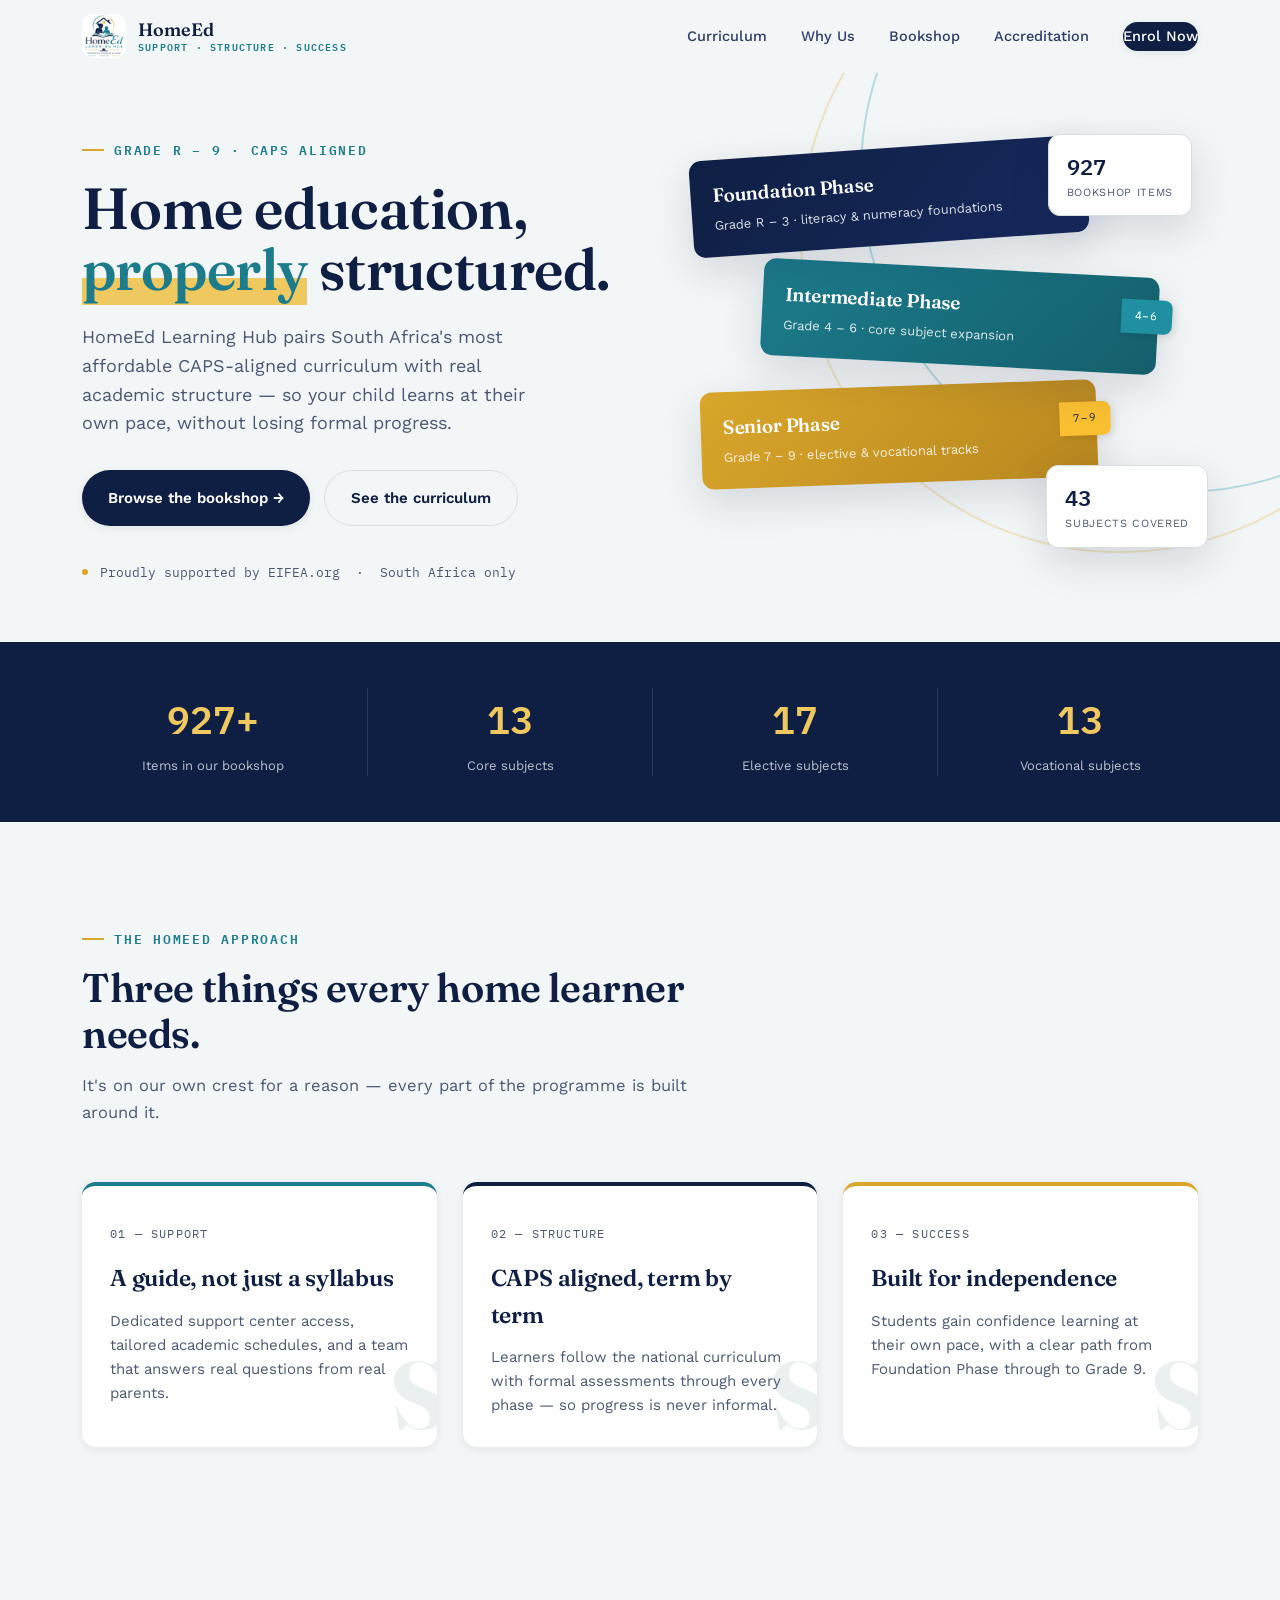
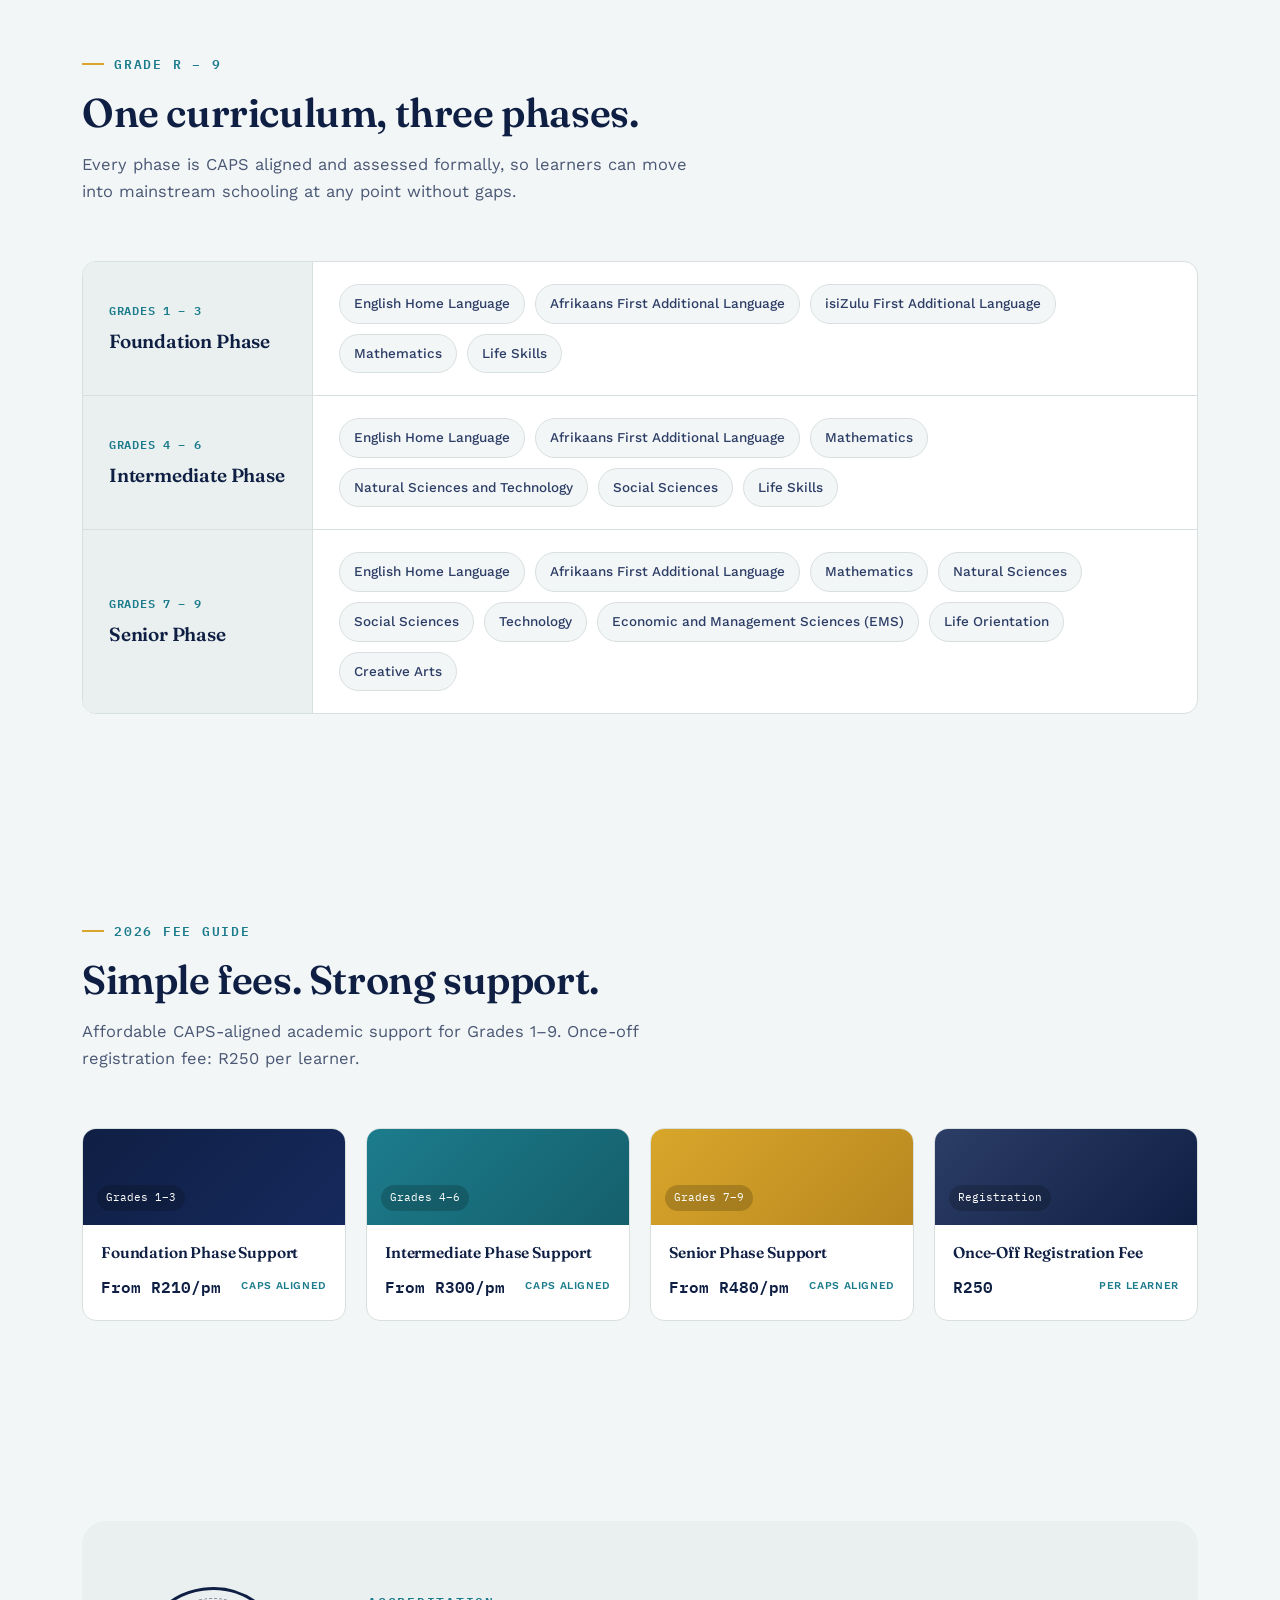
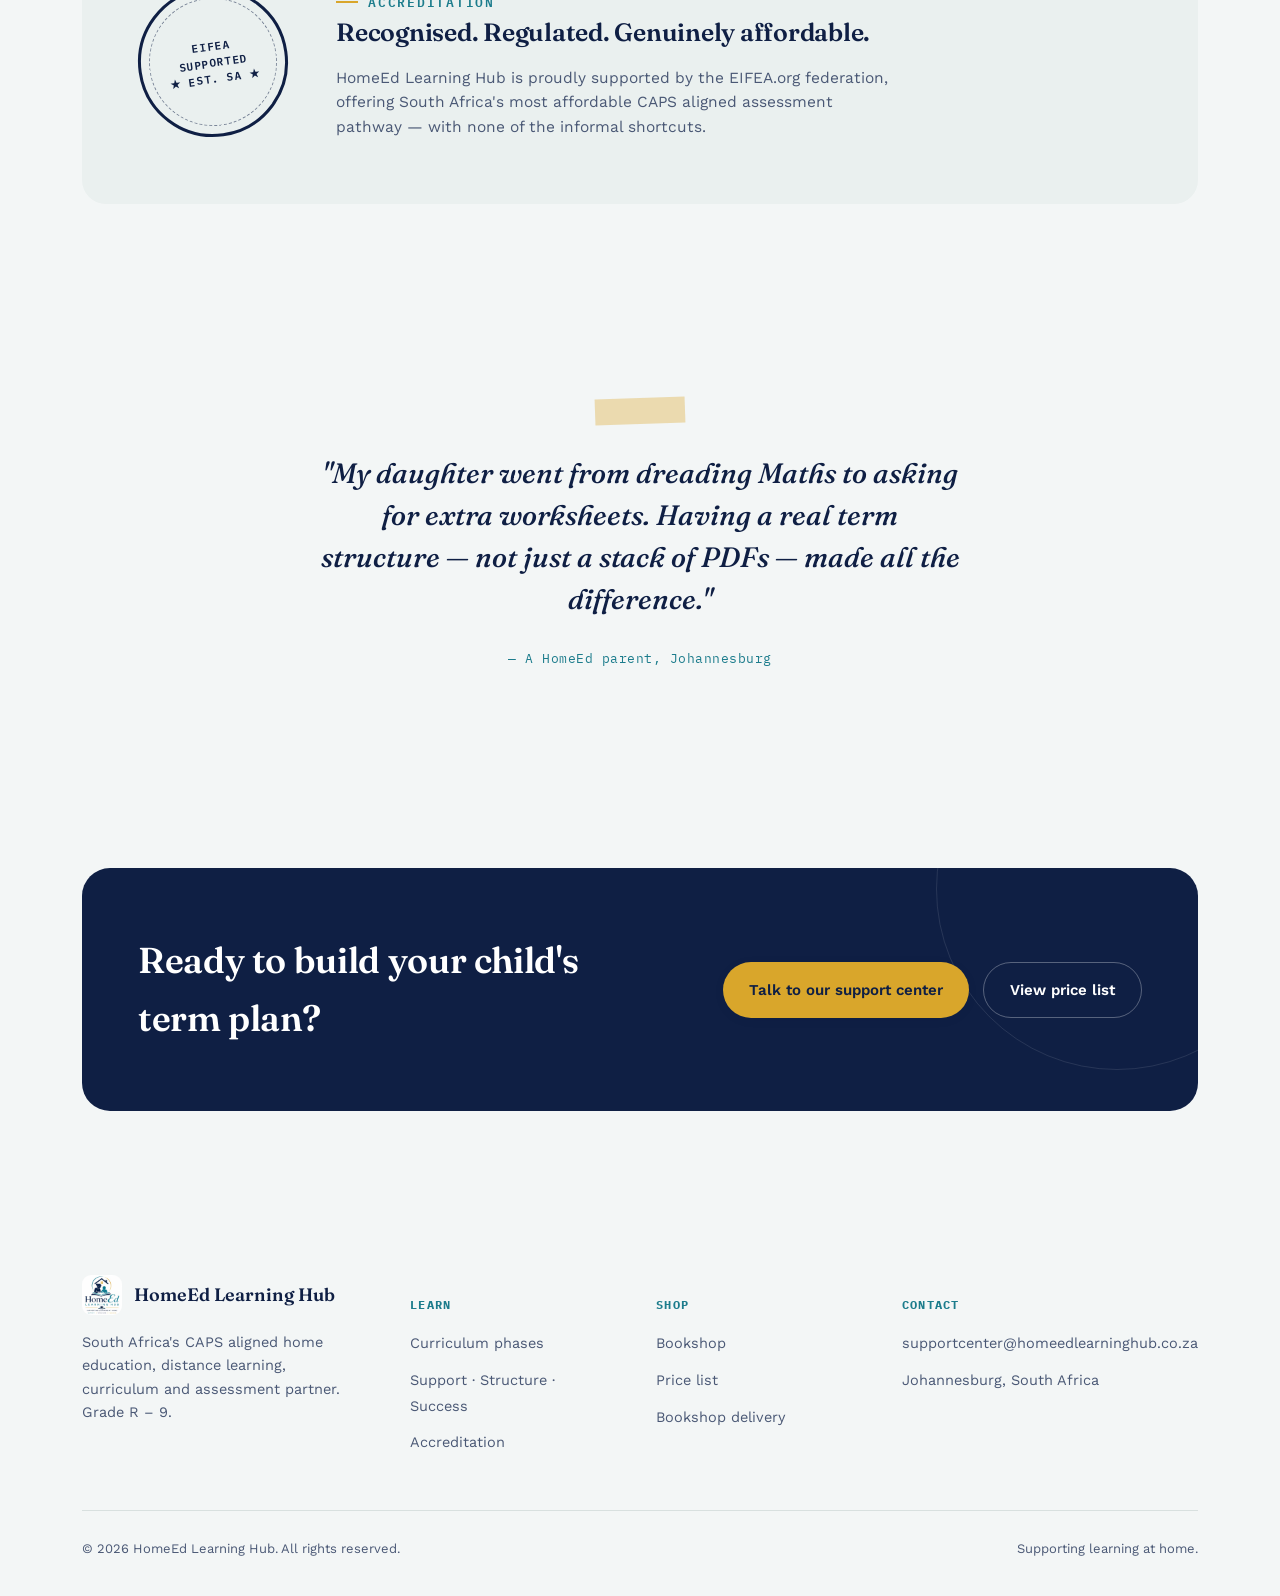
<file: index.html>
<!DOCTYPE html>
<html lang="en">
<head>
<meta charset="UTF-8">
<meta name="viewport" content="width=device-width, initial-scale=1.0">
<title>HomeEd Learning Hub — Supporting Learning at Home</title>
<meta name="description" content="HomeEd Learning Hub — South Africa's CAPS aligned home education, curriculum and assessment partner. Support, Structure, Success.">
<link rel="preconnect" href="https://fonts.googleapis.com">
<link rel="preconnect" href="https://fonts.gstatic.com" crossorigin>
<link rel="stylesheet" href="homeed.css">
<link href="https://fonts.googleapis.com/css2?family=Fraunces:opsz,wght@9..144,400;9..144,500;9..144,600;9..144,700&family=Work+Sans:wght@400;500;600;700&family=IBM+Plex+Mono:wght@500;600&display=swap" rel="stylesheet">
</head>
<body>

<header id="siteHeader">
  <nav>
    <a href="#top" class="brand">
      <img src="[data-uri]" alt="HomeEd Learning Hub logo">
      <span class="brand-name">HomeEd<span>SUPPORT · STRUCTURE · SUCCESS</span></span>
    </a>
    <ul class="nav-links" id="navLinks">
      <li><a href="#curriculum">Curriculum</a></li>
      <li><a href="#pillars">Why Us</a></li>
      <li><a href="#bookshop">Bookshop</a></li>
      <li><a href="#trust">Accreditation</a></li>
      <li><a href="enroll.html" class="nav-cta">Enrol Now</a></li>
    </ul>
    <button class="burger" id="burger" aria-label="Toggle menu" aria-expanded="false">
      <span></span><span></span><span></span>
    </button>
  </nav>
</header>

<main id="top">

  <!-- HERO -->
  <section class="hero" style="padding-top:60px;">
    <div class="hero-bg-arc"></div>
    <div class="hero-bg-arc two"></div>
    <div class="wrap hero-grid">
      <div>
        <span class="eyebrow reveal in-view">GRADE R – 9 · CAPS ALIGNED</span>
        <h1 class="reveal in-view reveal-delay-1">Home education, <em>properly</em> structured.</h1>
        <p class="lead reveal in-view reveal-delay-2">HomeEd Learning Hub pairs South Africa's most affordable CAPS-aligned curriculum with real academic structure — so your child learns at their own pace, without losing formal progress.</p>
        <div class="hero-ctas reveal in-view reveal-delay-3">
          <a href="#bookshop" class="btn btn-primary">Browse the bookshop →</a>
          <a href="#curriculum" class="btn btn-ghost">See the curriculum</a>
        </div>
        <div class="hero-trust reveal in-view reveal-delay-4">
          <span class="dot"></span> Proudly supported by EIFEA.org &nbsp;·&nbsp; South Africa only
        </div>
      </div>

      <div class="book-visual reveal in-view reveal-delay-2">
        <div class="book-card book-1">
          <h4>Foundation Phase</h4>
          <p>Grade R – 3 · literacy & numeracy foundations</p>
          <div class="tab" style="background:var(--navy);">R–3</div>
        </div>
        <div class="book-card book-2">
          <h4>Intermediate Phase</h4>
          <p>Grade 4 – 6 · core subject expansion</p>
          <div class="tab" style="background:var(--teal);">4–6</div>
        </div>
        <div class="book-card book-3">
          <h4>Senior Phase</h4>
          <p>Grade 7 – 9 · elective & vocational tracks</p>
          <div class="tab" style="background:var(--gold);color:var(--navy);">7–9</div>
        </div>
        <div class="stat-chip chip-1">
          <div class="num" data-count="927">0</div>
          <div class="lbl">Bookshop items</div>
        </div>
        <div class="stat-chip chip-2">
          <div class="num" data-count="43">0</div>
          <div class="lbl">Subjects covered</div>
        </div>
      </div>
    </div>
  </section>

  <!-- STAT STRIP -->
  <div class="stat-strip">
    <div class="wrap">
      <div class="stat-item">
        <div class="num"><span data-count="927">0</span>+</div>
        <div class="lbl">Items in our bookshop</div>
      </div>
      <div class="stat-item">
        <div class="num"><span data-count="13">0</span></div>
        <div class="lbl">Core subjects</div>
      </div>
      <div class="stat-item">
        <div class="num"><span data-count="17">0</span></div>
        <div class="lbl">Elective subjects</div>
      </div>
      <div class="stat-item">
        <div class="num"><span data-count="13">0</span></div>
        <div class="lbl">Vocational subjects</div>
      </div>
    </div>
  </div>

  <!-- PILLARS -->
  <section id="pillars">
    <div class="wrap">
      <div class="sec-head reveal">
        <span class="eyebrow">The HomeEd approach</span>
        <h2>Three things every home learner needs.</h2>
        <p>It's on our own crest for a reason — every part of the programme is built around it.</p>
      </div>
      <div class="pillars">
        <div class="pillar reveal reveal-delay-1">
          <span class="idx">01 — SUPPORT</span>
          <h3>A guide, not just a syllabus</h3>
          <p>Dedicated support center access, tailored academic schedules, and a team that answers real questions from real parents.</p>
          <span class="glyph">S</span>
        </div>
        <div class="pillar reveal reveal-delay-2">
          <span class="idx">02 — STRUCTURE</span>
          <h3>CAPS aligned, term by term</h3>
          <p>Learners follow the national curriculum with formal assessments through every phase — so progress is never informal.</p>
          <span class="glyph">S</span>
        </div>
        <div class="pillar reveal reveal-delay-3">
          <span class="idx">03 — SUCCESS</span>
          <h3>Built for independence</h3>
          <p>Students gain confidence learning at their own pace, with a clear path from Foundation Phase through to Grade 9.</p>
          <span class="glyph">S</span>
        </div>
      </div>
    </div>
  </section>

  <!-- CURRICULUM -->
  <!-- CURRICULUM -->
  <section id="curriculum">
    <div class="wrap">
      <div class="sec-head reveal">
        <span class="eyebrow">Grade R – 9</span>
        <h2>One curriculum, three phases.</h2>
        <p>Every phase is CAPS aligned and assessed formally, so learners can move into mainstream schooling at any point without gaps.</p>
      </div>
      <div class="phase-table reveal">
        <div class="phase-row">
          <div class="phase-label">
            <span class="grade">GRADES 1 – 3</span>
            <h4>Foundation Phase</h4>
          </div>
          <div class="phase-subjects">
            <span class="subject-chip">English Home Language</span>
            <span class="subject-chip">Afrikaans First Additional Language</span>
            <span class="subject-chip">isiZulu First Additional Language</span>
            <span class="subject-chip">Mathematics</span>
            <span class="subject-chip">Life Skills</span>
          </div>
        </div>
        <div class="phase-row">
          <div class="phase-label">
            <span class="grade">GRADES 4 – 6</span>
            <h4>Intermediate Phase</h4>
          </div>
          <div class="phase-subjects">
            <span class="subject-chip">English Home Language</span>
            <span class="subject-chip">Afrikaans First Additional Language</span>
            <span class="subject-chip">Mathematics</span>
            <span class="subject-chip">Natural Sciences and Technology</span>
            <span class="subject-chip">Social Sciences</span>
            <span class="subject-chip">Life Skills</span>
          </div>
        </div>
        <div class="phase-row">
          <div class="phase-label">
            <span class="grade">GRADES 7 – 9</span>
            <h4>Senior Phase</h4>
          </div>
          <div class="phase-subjects">
            <span class="subject-chip">English Home Language</span>
            <span class="subject-chip">Afrikaans First Additional Language</span>
            <span class="subject-chip">Mathematics</span>
            <span class="subject-chip">Natural Sciences</span>
            <span class="subject-chip">Social Sciences</span>
            <span class="subject-chip">Technology</span>
            <span class="subject-chip">Economic and Management Sciences (EMS)</span>
            <span class="subject-chip">Life Orientation</span>
            <span class="subject-chip">Creative Arts</span>
          </div>
        </div>
      </div>
    </div>
  </section>

  <!-- BOOKSHOP -->
 <section id="bookshop">
    <div class="wrap">
      <div class="sec-head reveal">
        <span class="eyebrow">2026 Fee Guide</span>
        <h2>Simple fees. Strong support.</h2>
        <p>Affordable CAPS-aligned academic support for Grades 1–9. Once-off registration fee: R250 per learner.</p>
      </div>
      <div class="shop-scroller">
        <div class="shop-card reveal reveal-delay-1">
          <div class="shop-spine" style="background:linear-gradient(135deg,var(--navy),var(--navy-2));"><span>Grades 1–3</span></div>
          <div class="shop-body">
            <h4>Foundation Phase Support</h4>
            <div class="shop-meta">
              <span class="shop-price">From R210/pm</span>
              <span class="shop-tag">CAPS Aligned</span>
            </div>
          </div>
        </div>
        <div class="shop-card reveal reveal-delay-2">
          <div class="shop-spine" style="background:linear-gradient(135deg,var(--teal),#155f6c);"><span>Grades 4–6</span></div>
          <div class="shop-body">
            <h4>Intermediate Phase Support</h4>
            <div class="shop-meta">
              <span class="shop-price">From R300/pm</span>
              <span class="shop-tag">CAPS Aligned</span>
            </div>
          </div>
        </div>
        <div class="shop-card reveal reveal-delay-3">
          <div class="shop-spine" style="background:linear-gradient(135deg,var(--gold),#B8871F);"><span>Grades 7–9</span></div>
          <div class="shop-body">
            <h4>Senior Phase Support</h4>
            <div class="shop-meta">
              <span class="shop-price">From R480/pm</span>
              <span class="shop-tag">CAPS Aligned</span>
            </div>
          </div>
        </div>
        <div class="shop-card reveal reveal-delay-4">
          <div class="shop-spine" style="background:linear-gradient(135deg,var(--navy-soft),var(--navy));"><span>Registration</span></div>
          <div class="shop-body">
            <h4>Once-Off Registration Fee</h4>
            <div class="shop-meta">
              <span class="shop-price">R250</span>
              <span class="shop-tag">Per Learner</span>
            </div>
          </div>
        </div>
      </div>
    </div>
  </section>

  <!-- TRUST -->
  <section id="trust">
    <div class="wrap">
      <div class="trust reveal">
        <div class="stamp" id="stampEl">
          <div class="stamp-text">EIFEA<br>SUPPORTED<br>★ EST. SA ★</div>
        </div>
        <div class="trust-copy">
          <span class="eyebrow">Accreditation</span>
          <h3>Recognised. Regulated. Genuinely affordable.</h3>
          <p>HomeEd Learning Hub is proudly supported by the EIFEA.org federation, offering South Africa's most affordable CAPS aligned assessment pathway — with none of the informal shortcuts.</p>
        </div>
      </div>
    </div>
  </section>

  <!-- TESTIMONIAL -->
  <section>
    <div class="wrap">
      <div class="testimonial reveal">
        <div class="tape"></div>
        <blockquote>"My daughter went from dreading Maths to asking for extra worksheets. Having a real term structure — not just a stack of PDFs — made all the difference."</blockquote>
        <cite>— A HomeEd parent, Johannesburg</cite>
      </div>
    </div>
  </section>

  <!-- CTA -->
  <section id="contact">
    <div class="wrap">
      <div class="cta-band reveal">
        <h2>Ready to build your child's term plan?</h2>
        <div class="cta-actions">
          <a href="mailto:supportcenter@homeedlearninghub.co.za" class="btn btn-primary">Talk to our support center</a>
          <a href="#bookshop" class="btn btn-ghost">View price list</a>
        </div>
      </div>
    </div>
  </section>

</main>

<footer>
  <div class="wrap">
    <div class="foot-top">
      <div>
        <div class="foot-brand">
          <img src="[data-uri]" alt="HomeEd Learning Hub logo">
          <span class="brand-name">HomeEd Learning Hub</span>
        </div>
        <p class="foot-desc">South Africa's CAPS aligned home education, distance learning, curriculum and assessment partner. Grade R – 9.</p>
      </div>
      <div class="foot-col">
        <h5>Learn</h5>
        <ul>
          <li><a href="#curriculum">Curriculum phases</a></li>
          <li><a href="#pillars">Support · Structure · Success</a></li>
          <li><a href="#trust">Accreditation</a></li>
        </ul>
      </div>
      <div class="foot-col">
        <h5>Shop</h5>
        <ul>
          <li><a href="#bookshop">Bookshop</a></li>
          <li><a href="#bookshop">Price list</a></li>
          <li><a href="#contact">Bookshop delivery</a></li>
        </ul>
      </div>
      <div class="foot-col">
        <h5>Contact</h5>
        <ul>
          <li><a href="mailto:supportcenter@homeedlearninghub.co.za">supportcenter@homeedlearninghub.co.za</a></li>
          <li><a href="#contact">Johannesburg, South Africa</a></li>
        </ul>
      </div>
    </div>
    <div class="foot-bottom">
      <span>© <span id="year"></span> HomeEd Learning Hub. All rights reserved.</span>
      <span>Supporting learning at home.</span>
    </div>
  </div>
</footer>

<script src="homeed.js"></script>

</body>
</html>
</file>
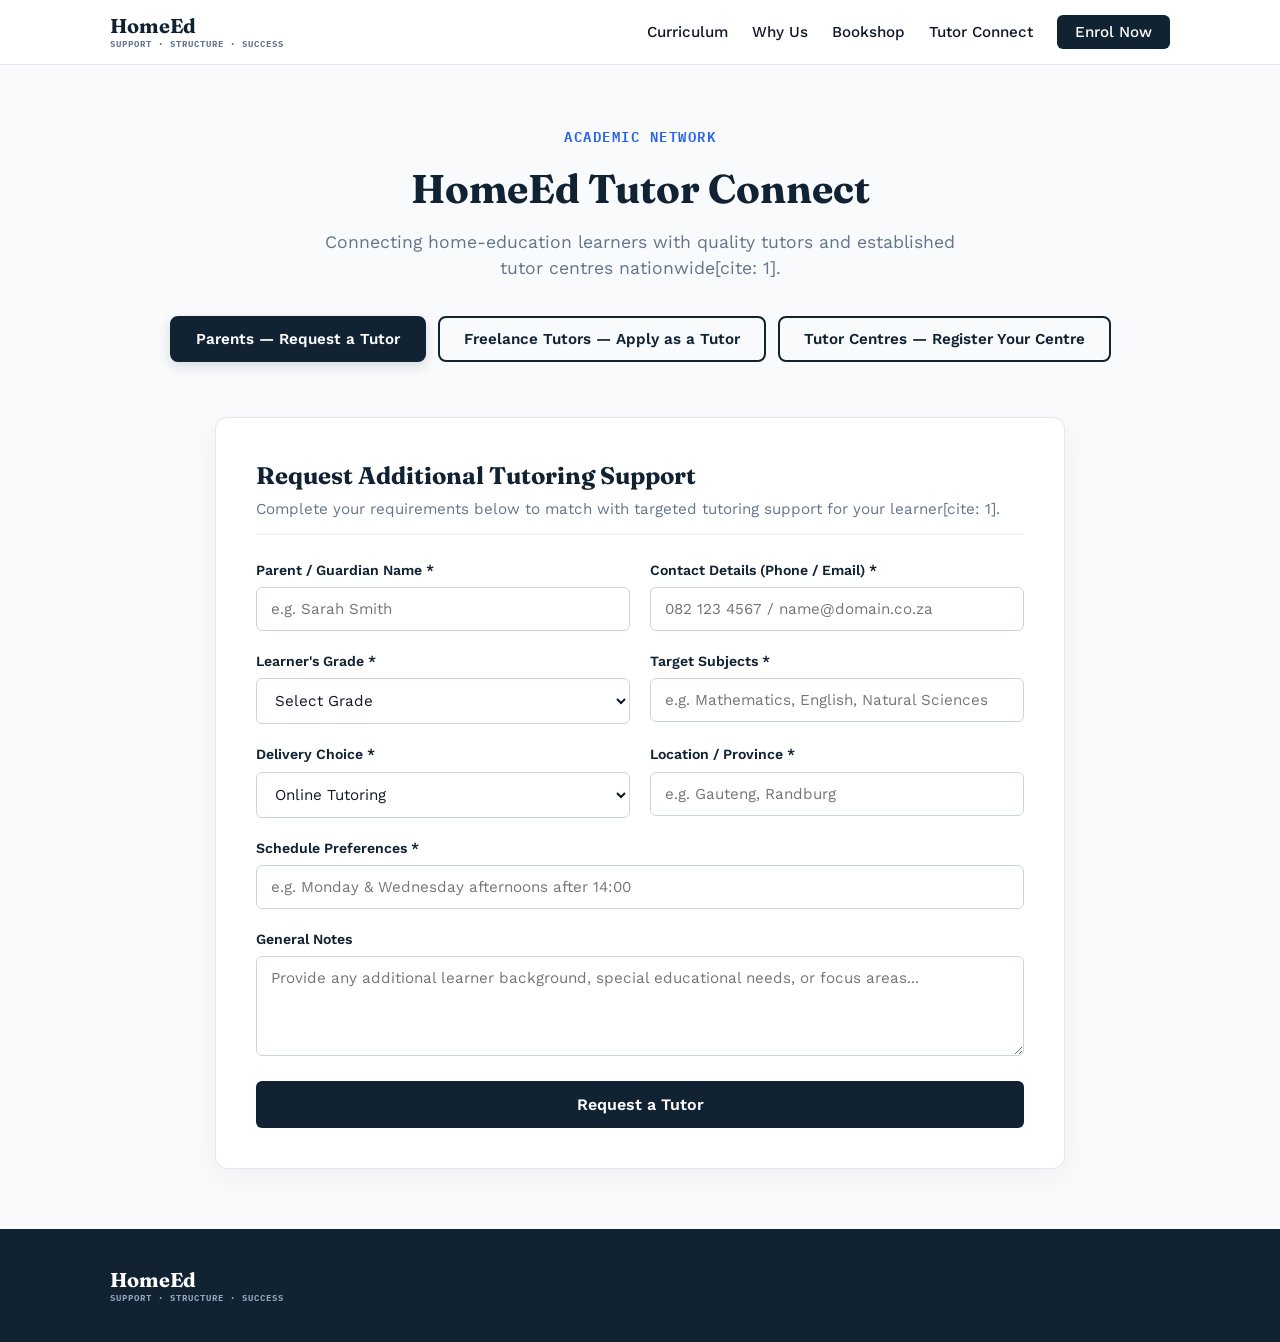
<file: enroll.html>
<!DOCTYPE html>
<html lang="en">
<head>
<meta charset="UTF-8">
<meta name="viewport" content="width=device-width, initial-scale=1.0">
<title>HomeEd Tutor Connect — Supporting Learning at Home</title>
<meta name="description" content="HomeEd Tutor Connect - Connecting parents, freelance tutors, and tutor centres across South Africa.">
<link rel="preconnect" href="https://fonts.googleapis.com">
<link rel="preconnect" href="https://fonts.gstatic.com" crossorigin>
<link href="https://fonts.googleapis.com/css2?family=Fraunces:opsz,wght@9..144,400;9..144,500;9..144,600;9..144,700&family=Work+Sans:wght@400;500;600;700&family=IBM+Plex+Mono:wght@500;600&display=swap" rel="stylesheet">
<style>
  :root {
    --navy: #112233;
    --navy-light: #1e3a5f;
    --accent: #2563eb;
    --bg-light: #f8fafc;
    --border: #e2e8f0;
    --text-main: #0f172a;
    --text-muted: #64748b;
  }

  * {
    box-sizing: border-box;
    margin: 0;
    padding: 0;
  }

  body {
    font-family: 'Work Sans', sans-serif;
    color: var(--text-main);
    background-color: var(--bg-light);
    line-height: 1.5;
  }

  .wrap {
    max-width: 1100px;
    margin: 0 auto;
    padding: 0 20px;
  }

  header {
    background: #ffffff;
    border-bottom: 1px solid var(--border);
    padding: 15px 0;
    position: sticky;
    top: 0;
    z-index: 100;
  }

  nav {
    display: flex;
    justify-content: space-between;
    align-items: center;
    max-width: 1100px;
    margin: 0 auto;
    padding: 0 20px;
  }

  .brand {
    display: flex;
    align-items: center;
    gap: 12px;
    text-decoration: none;
    color: var(--navy);
  }

  .brand img {
    height: 40px;
    width: auto;
  }

  .brand-name {
    font-family: 'Fraunces', serif;
    font-weight: 700;
    font-size: 1.25rem;
    display: flex;
    flex-direction: column;
    line-height: 1.1;
  }

  .brand-name span {
    font-family: 'IBM Plex Mono', monospace;
    font-size: 0.55rem;
    letter-spacing: 1px;
    color: var(--text-muted);
    margin-top: 2px;
  }

  .nav-links {
    display: flex;
    list-style: none;
    gap: 24px;
    align-items: center;
  }

  .nav-links a {
    text-decoration: none;
    color: var(--text-main);
    font-weight: 500;
    font-size: 0.95rem;
    transition: color 0.2s;
  }

  .nav-links a:hover {
    color: var(--accent);
  }

  .nav-cta {
    background: var(--navy);
    color: #ffffff !important;
    padding: 8px 18px;
    border-radius: 6px;
  }

  .tutor-hero {
    padding: 60px 0 30px;
    text-align: center;
  }

  .eyebrow {
    font-family: 'IBM Plex Mono', monospace;
    text-transform: uppercase;
    font-size: 0.85rem;
    letter-spacing: 1.5px;
    color: var(--accent);
    font-weight: 600;
  }

  .tutor-hero h1 {
    font-family: 'Fraunces', serif;
    font-size: 2.5rem;
    color: var(--navy);
    margin: 10px 0;
  }

  .lead {
    font-size: 1.1rem;
    color: var(--text-muted);
    max-width: 650px;
    margin: 0 auto;
  }

  /* Role Routing System Controls */
  .role-selector {
    display: flex;
    justify-content: center;
    gap: 12px;
    margin: 35px 0 25px;
    flex-wrap: wrap;
  }

  .role-btn {
    padding: 12px 24px;
    border-radius: 8px;
    border: 2px solid var(--navy);
    background: transparent;
    color: var(--navy);
    font-family: 'Work Sans', sans-serif;
    font-weight: 600;
    font-size: 0.95rem;
    cursor: pointer;
    transition: all 0.25s ease;
  }

  .role-btn.active, .role-btn:hover {
    background: var(--navy);
    color: #ffffff;
    box-shadow: 0 4px 12px rgba(17, 34, 51, 0.15);
  }

  /* Form Containers */
  .form-container {
    background: #ffffff;
    border: 1px solid var(--border);
    border-radius: 12px;
    padding: 40px;
    box-shadow: 0 10px 30px rgba(0,0,0,0.04);
    max-width: 850px;
    margin: 0 auto 60px;
  }

  .form-section-title {
    margin-bottom: 25px;
    padding-bottom: 12px;
    border-bottom: 2px solid #f0f4f8;
  }

  .form-section-title h3 {
    font-family: 'Fraunces', serif;
    font-size: 1.5rem;
    color: var(--navy);
    margin-bottom: 4px;
  }

  .form-section-title p {
    color: var(--text-muted);
    font-size: 0.95rem;
  }

  .form-grid {
    display: grid;
    grid-template-columns: 1fr 1fr;
    gap: 20px;
  }

  .form-group {
    display: flex;
    flex-direction: column;
    gap: 6px;
  }

  .form-group.full {
    grid-column: span 2;
  }

  .form-group label {
    font-size: 0.88rem;
    font-weight: 600;
    color: var(--navy);
  }

  .form-group input, 
  .form-group select, 
  .form-group textarea {
    padding: 12px 14px;
    border: 1px solid #cbd5e1;
    border-radius: 6px;
    font-family: inherit;
    font-size: 0.95rem;
    color: var(--text-main);
    background-color: #fff;
    transition: border-color 0.2s;
  }

  .form-group input:focus, 
  .form-group select:focus, 
  .form-group textarea:focus {
    outline: none;
    border-color: var(--accent);
  }

  .form-group textarea {
    resize: vertical;
    min-height: 100px;
  }

  .file-upload-box {
    border: 2px dashed #cbd5e1;
    padding: 16px;
    border-radius: 6px;
    background: #f8fafc;
  }

  .file-upload-box input[type="file"] {
    border: none;
    padding: 0;
    background: transparent;
  }

  .btn {
    padding: 14px 28px;
    border-radius: 6px;
    font-family: 'Work Sans', sans-serif;
    font-size: 1rem;
    font-weight: 600;
    cursor: pointer;
    border: none;
    transition: background 0.2s;
  }

  .btn-primary {
    background: var(--navy);
    color: #ffffff;
  }

  .btn-primary:hover {
    background: var(--navy-light);
  }

  .hidden-form {
    display: none;
  }

  footer {
    background: var(--navy);
    color: #ffffff;
    padding: 40px 0;
    margin-top: 40px;
  }

  .foot-brand .brand-name {
    color: #ffffff;
  }

  .foot-brand .brand-name span {
    color: #94a3b8;
  }

  @media (max-width: 768px) {
    .form-grid { grid-template-columns: 1fr; }
    .form-group.full { grid-column: span 1; }
    .form-container { padding: 25px 20px; }
    .nav-links { display: none; }
    .role-selector { flex-direction: column; }
    .role-btn { width: 100%; }
  }
</style>
</head>
<body>

<header id="siteHeader">
  <nav>
    <a href="#top" class="brand">
      <span class="brand-name">HomeEd<span>SUPPORT · STRUCTURE · SUCCESS</span></span>
    </a>
    <ul class="nav-links" id="navLinks">
      <li><a href="#curriculum">Curriculum</a></li>
      <li><a href="#pillars">Why Us</a></li>
      <li><a href="#bookshop">Bookshop</a></li>
      <li><a href="#tutor-connect">Tutor Connect</a></li>
      <li><a href="#contact" class="nav-cta">Enrol Now</a></li>
    </ul>
  </nav>
</header>

<main id="top">
  <!-- HERO SECTION -->
  <section class="tutor-hero">
    <div class="wrap">
      <span class="eyebrow">Academic Network</span>
      <h1>HomeEd Tutor Connect</h1>
      <p class="lead">Connecting home-education learners with quality tutors and established tutor centres nationwide[cite: 1].</p>
      
      <!-- ROLE ROUTING SYSTEM: Section buttons to toggle between user journeys -->
      <div class="role-selector">
        <button class="role-btn active" onclick="switchForm('parent-form', this)">Parents — Request a Tutor</button>
        <button class="role-btn" onclick="switchForm('freelance-form', this)">Freelance Tutors — Apply as a Tutor</button>
        <button class="role-btn" onclick="switchForm('centre-form', this)">Tutor Centres — Register Your Centre</button>
      </div>
    </div>
  </section>

  <!-- FORM CONTAINERS -->
  <section id="tutor-connect">
    <div class="wrap">
      
      <!-- FORM 1: PARENTS - REQUEST A TUTOR -->
      <div id="parent-form" class="form-container">
        <div class="form-section-title">
          <h3>Request Additional Tutoring Support</h3>
          <p>Complete your requirements below to match with targeted tutoring support for your learner[cite: 1].</p>
        </div>
        <form action="#" method="POST">
          <div class="form-grid">
            <div class="form-group">
              <label for="p-name">Parent / Guardian Name *</label>
              <input type="text" id="p-name" name="parent_name" required placeholder="e.g. Sarah Smith">
            </div>
            <div class="form-group">
              <label for="p-contact">Contact Details (Phone / Email) *</label>
              <input type="text" id="p-contact" name="parent_contact" required placeholder="082 123 4567 / name@domain.co.za">
            </div>
            <div class="form-group">
              <label for="p-grade">Learner's Grade *</label>
              <select id="p-grade" name="learner_grade" required>
                <option value="">Select Grade</option>
                <option value="Grade R-3">Foundation Phase (Grade R - 3)</option>
                <option value="Grade 4-6">Intermediate Phase (Grade 4 - 6)</option>
                <option value="Grade 7-9">Senior Phase (Grade 7 - 9)</option>
                <option value="Grade 10-12">FET Phase (Grade 10 - 12)</option>
              </select>
            </div>
            <div class="form-group">
              <label for="p-subjects">Target Subjects *</label>
              <input type="text" id="p-subjects" name="subjects" required placeholder="e.g. Mathematics, English, Natural Sciences">
            </div>
            <div class="form-group">
              <label for="p-mode">Delivery Choice *</label>
              <select id="p-mode" name="tutoring_mode" required>
                <option value="Online">Online Tutoring</option>
                <option value="In-person">In-person Tutoring</option>
                <option value="Either">Either / Flexible</option>
              </select>
            </div>
            <div class="form-group">
              <label for="p-area">Location / Province *</label>
              <input type="text" id="p-area" name="province_area" required placeholder="e.g. Gauteng, Randburg">
            </div>
            <div class="form-group full">
              <label for="p-schedule">Schedule Preferences *</label>
              <input type="text" id="p-schedule" name="preferred_schedule" required placeholder="e.g. Monday & Wednesday afternoons after 14:00">
            </div>
            <div class="form-group full">
              <label for="p-notes">General Notes</label>
              <textarea id="p-notes" name="additional_info" placeholder="Provide any additional learner background, special educational needs, or focus areas..."></textarea>
            </div>
          </div>
          <button type="submit" class="btn btn-primary" style="margin-top:25px; width: 100%;">Request a Tutor</button>
        </form>
      </div>

      <!-- FORM 2: FREELANCE TUTORS - APPLY AS A TUTOR -->
      <div id="freelance-form" class="form-container hidden-form">
        <div class="form-section-title">
          <h3>Apply as an Independent / Freelance Tutor</h3>
          <p>Join our tutor network to support homeschooling families with tailored instruction[cite: 1].</p>
        </div>
        <form action="#" method="POST" enctype="multipart/form-data">
          <div class="form-grid">
            <div class="form-group">
              <label for="t-name">Personal Details (Full Name) *</label>
              <input type="text" id="t-name" name="full_name" required placeholder="Your full legal name">
            </div>
            <div class="form-group">
              <label for="t-contact">Contact Information *</label>
              <input type="text" id="t-contact" name="contact_details" required placeholder="Phone number & email address">
            </div>
            <div class="form-group">
              <label for="t-qualifications">Academic Credentials *</label>
              <input type="text" id="t-qualifications" name="qualifications" required placeholder="e.g. BEd Senior Phase / BSc Mathematics">
            </div>
            <div class="form-group">
              <label for="t-subjects">Subjects *</label>
              <input type="text" id="t-subjects" name="subjects_offered" required placeholder="e.g. Physical Sciences, Mathematics">
            </div>
            <div class="form-group">
              <label for="t-grades">Grade Ranges *</label>
              <input type="text" id="t-grades" name="grades_offered" required placeholder="e.g. Grade 4 - 9">
            </div>
            <div class="form-group">
              <label for="t-delivery">Mode of Delivery *</label>
              <select id="t-delivery" name="delivery_mode" required>
                <option value="Online">Online</option>
                <option value="In-person">In-person</option>
                <option value="Both">Both Online & In-person</option>
              </select>
            </div>
            <div class="form-group">
              <label for="t-rate">Hourly Rate (ZAR/hr) *</label>
              <input type="text" id="t-rate" name="expected_rate" required placeholder="e.g. R200 - R300/hr">
            </div>
            <div class="form-group">
              <label for="t-availability">Availability *</label>
              <input type="text" id="t-availability" name="availability" required placeholder="e.g. Weekday afternoons, Saturdays">
            </div>
            <div class="form-group full">
              <label for="t-experience">Tutoring Experience *</label>
              <textarea id="t-experience" name="tutoring_experience" required placeholder="Outline your previous teaching or tutoring experience..."></textarea>
            </div>
            <div class="form-group full">
              <label for="t-references">Contactable References *</label>
              <textarea id="t-references" name="references" required placeholder="Provide at least 2 contactable references (Name, Title, Contact Info)"></textarea>
            </div>
            
            <!-- REQUIRED FILE ATTACHMENTS -->
            <div class="form-group file-upload-box">
              <label for="t-cv">CV Upload *</label>
              <input type="file" id="t-cv" name="cv_file" accept=".pdf,.doc,.docx" required>
            </div>
            <div class="form-group file-upload-box">
              <label for="t-qual-file">Qualification / Academic Record Upload *</label>
              <input type="file" id="t-qual-file" name="qualification_file" accept=".pdf,.jpg,.png" required>
            </div>
            <div class="form-group file-upload-box full">
              <label for="t-id-file">ID Document Upload *</label>
              <input type="file" id="t-id-file" name="id_file" accept=".pdf,.jpg,.png" required>
            </div>
          </div>
          <button type="submit" class="btn btn-primary" style="margin-top:25px; width: 100%;">Submit Tutor Application</button>
        </form>
      </div>

      <!-- FORM 3: TUTOR CENTRES - REGISTER YOUR CENTRE -->
      <div id="centre-form" class="form-container hidden-form">
        <div class="form-section-title">
          <h3>Register Your Tutor Centre</h3>
          <p>Register your existing facility to join our accredited learning centre network[cite: 1].</p>
        </div>
        <form action="#" method="POST" enctype="multipart/form-data">
          <div class="form-grid">
            <div class="form-group">
              <label for="c-name">Business Name *</label>
              <input type="text" id="c-name" name="centre_name" required placeholder="e.g. HomeEd Learning Centre">
            </div>
            <div class="form-group">
              <label for="c-owner">Management Contacts *</label>
              <input type="text" id="c-owner" name="owner_name" required placeholder="Contact Person & Role">
            </div>
            <div class="form-group">
              <label for="c-location">Physical Address *</label>
              <input type="text" id="c-location" name="physical_location" required placeholder="Street address of facility">
            </div>
            <div class="form-group">
              <label for="c-province">Province *</label>
              <input type="text" id="c-province" name="province" required placeholder="e.g. KwaZulu-Natal">
            </div>
            <div class="form-group">
              <label for="c-tutor-count">Tutor Capacity Count *</label>
              <input type="number" id="c-tutor-count" name="tutor_count" required placeholder="e.g. 8">
            </div>
            <div class="form-group">
              <label for="c-hours">Operational Hours *</label>
              <input type="text" id="c-hours" name="operating_hours" required placeholder="e.g. Mon-Fri 08:00 - 16:30">
            </div>
            <div class="form-group">
              <label for="c-grades">Supported Grades *</label>
              <input type="text" id="c-grades" name="grades_supported" required placeholder="e.g. Grade R - 12">
            </div>
            <div class="form-group">
              <label for="c-reg-details">Registration / CIPC Details *</label>
              <input type="text" id="c-reg-details" name="registration_details" required placeholder="e.g. CIPC Reg Number, PBO Number">
            </div>
            <div class="form-group full">
              <label for="c-fee">Fee Structures *</label>
              <textarea id="c-fee" name="fee_structure" required placeholder="Detail your monthly, termly, or hourly fee structures for attending your centre..."></textarea>
            </div>
            <div class="form-group full file-upload-box">
              <label for="c-docs">Supporting Document Uploads *</label>
              <input type="file" id="c-docs" name="centre_documents" accept=".pdf,.zip,.rar" multiple required>
              <small style="color: var(--text-muted); margin-top: 5px; display: block;">Upload CIPC registration documents, facility profile, or accreditation certificates (PDF/ZIP).</small>
            </div>
          </div>
          <button type="submit" class="btn btn-primary" style="margin-top:25px; width: 100%;">Register Your Centre</button>
        </form>
      </div>

    </div>
  </section>
</main>

<footer>
  <div class="wrap">
    <div class="foot-brand">
      <span class="brand-name">HomeEd<span>SUPPORT · STRUCTURE · SUCCESS</span></span>
    </div>
  </div>
</footer>

<script>
  function switchForm(formId, btnElement) {
    document.querySelectorAll('.form-container').forEach(form => {
      form.classList.add('hidden-form');
    });
    document.querySelectorAll('.role-btn').forEach(btn => {
      btn.classList.remove('active');
    });
    document.getElementById(formId).classList.remove('hidden-form');
    btnElement.classList.add('active');
  }
</script>
</body>
</html>
</file>
<file: homeed.css>
:root{
    --navy:#0F1F44;
    --navy-2:#16295C;
    --navy-soft:#2C3D66;
    --teal:#1C7C8C;
    --teal-light:#3FA6B4;
    --gold:#D9A62B;
    --gold-soft:#F0C860;
    --paper:#F3F6F6;
    --paper-2:#EAF0EF;
    --ink:#0F1F44;
    --ink-soft:#4A5875;
    --line:#D8E0DF;
    --white:#FFFFFF;
    --radius:14px;
    --shadow-sm:0 2px 10px rgba(15,31,68,0.08);
    --shadow-md:0 14px 40px rgba(15,31,68,0.14);
    --ease:cubic-bezier(.22,.68,.35,1);
  }
  *{box-sizing:border-box;}
  html{scroll-behavior:smooth;}
  body{
    margin:0;
    background:var(--paper);
    color:var(--ink);
    font-family:'Work Sans',sans-serif;
    font-size:16px;
    line-height:1.6;
    -webkit-font-smoothing:antialiased;
    overflow-x:hidden;
  }
  h1,h2,h3,h4{
    font-family:'Fraunces',serif;
    font-weight:600;
    margin:0;
    color:var(--navy);
    letter-spacing:-0.01em;
  }
  p{margin:0;}
  a{color:inherit;text-decoration:none;}
  img{max-width:100%;display:block;}
  ul{margin:0;padding:0;list-style:none;}
  button{font-family:inherit;cursor:pointer;}
  .wrap{max-width:1180px;margin:0 auto;padding:0 32px;}
  .eyebrow{
    font-family:'IBM Plex Mono',monospace;
    font-size:12.5px;
    letter-spacing:0.14em;
    text-transform:uppercase;
    color:var(--teal);
    font-weight:600;
    display:inline-flex;
    align-items:center;
    gap:10px;
  }
  .eyebrow::before{
    content:"";
    width:22px;height:2px;
    background:var(--gold);
    display:inline-block;
  }
  .reveal{opacity:0;transform:translateY(28px);transition:opacity .8s var(--ease), transform .8s var(--ease);}
  .reveal.in-view{opacity:1;transform:translateY(0);}
  .reveal-delay-1{transition-delay:.08s;}
  .reveal-delay-2{transition-delay:.16s;}
  .reveal-delay-3{transition-delay:.24s;}
  .reveal-delay-4{transition-delay:.32s;}

  /* ===== NAV ===== */
  header{
    position:sticky;top:0;z-index:100;
    background:rgba(243,246,246,0.86);
    backdrop-filter:blur(10px);
    border-bottom:1px solid transparent;
    transition:border-color .3s ease, box-shadow .3s ease;
  }
  header.scrolled{border-color:var(--line);box-shadow:0 4px 20px rgba(15,31,68,0.06);}
  nav{
    display:flex;align-items:center;justify-content:space-between;
    padding:14px 32px;max-width:1180px;margin:0 auto;
  }
  .brand{display:flex;align-items:center;gap:12px;}
  .brand img{width:44px;height:44px;border-radius:10px;object-fit:cover;}
  .brand-name{font-family:'Fraunces',serif;font-weight:600;font-size:18px;line-height:1.1;color:var(--navy);}
  .brand-name span{display:block;font-family:'IBM Plex Mono',monospace;font-size:10px;letter-spacing:.12em;color:var(--teal);font-weight:600;margin-top:2px;}
  .nav-links{display:flex;gap:34px;align-items:center;}
  .nav-links a{
    font-size:14.5px;font-weight:500;color:var(--navy-soft);
    position:relative;padding:6px 0;
  }
  .nav-links a::after{
    content:"";position:absolute;left:0;bottom:0;width:0;height:2px;background:var(--gold);
    transition:width .3s var(--ease);
  }
  .nav-links a:hover::after{width:100%;}
  .nav-cta{
    background:var(--navy);color:var(--white)!important;
    padding:11px 22px;border-radius:100px;font-size:14px;font-weight:600;
    box-shadow:var(--shadow-sm);transition:transform .25s var(--ease), background .25s ease;
  }
  .nav-cta:hover{background:var(--teal);transform:translateY(-2px);}
  .burger{display:none;flex-direction:column;gap:5px;background:none;border:none;padding:6px;}
  .burger span{width:24px;height:2px;background:var(--navy);border-radius:2px;transition:all .3s ease;}

  /* ===== HERO ===== */
  .hero{
    position:relative;padding:88px 0 60px;overflow:hidden;
  }
  .hero-bg-arc{
    position:absolute;top:-220px;right:-220px;width:640px;height:640px;
    border-radius:50%;border:2px solid var(--teal-light);opacity:.35;
  }
  .hero-bg-arc.two{
    top:-160px;right:-160px;width:640px;height:640px;border-color:var(--gold);opacity:.25;
  }
  .hero-grid{
    display:grid;grid-template-columns:1.05fr 0.95fr;gap:48px;align-items:center;position:relative;z-index:2;
  }
  .hero h1{
    font-size:clamp(38px,4.6vw,58px);line-height:1.06;margin-top:18px;
  }
  .hero h1 em{
    font-style:normal;color:var(--teal);
    background:linear-gradient(180deg,transparent 62%, var(--gold-soft) 62%);
  }
  .hero p.lead{
    margin-top:22px;font-size:18px;color:var(--ink-soft);max-width:480px;
  }
  .hero-ctas{display:flex;gap:14px;margin-top:32px;flex-wrap:wrap;}
  .btn{
    display:inline-flex;align-items:center;gap:8px;
    padding:15px 26px;border-radius:100px;font-weight:600;font-size:15px;
    transition:transform .25s var(--ease), box-shadow .25s var(--ease), background .25s ease;
    border:none;
  }
  .btn-primary{background:var(--navy);color:var(--white);box-shadow:var(--shadow-sm);}
  .btn-primary:hover{background:var(--teal);transform:translateY(-3px);box-shadow:var(--shadow-md);}
  .btn-ghost{background:transparent;color:var(--navy);border:1.5px solid var(--line);}
  .btn-ghost:hover{border-color:var(--navy);transform:translateY(-3px);}
  .hero-trust{
    display:flex;align-items:center;gap:12px;margin-top:36px;
    font-family:'IBM Plex Mono',monospace;font-size:12.5px;color:var(--ink-soft);
  }
  .hero-trust .dot{width:6px;height:6px;border-radius:50%;background:var(--gold);}

  /* book stack visual */
  .book-visual{position:relative;height:420px;}
  .book-card{
    position:absolute;border-radius:12px;box-shadow:var(--shadow-md);
    padding:20px 22px;color:var(--white);
    width:78%;
  }
  .book-card .tab{
    position:absolute;right:-14px;top:22px;
    background:inherit;filter:brightness(1.15);
    padding:8px 14px;border-radius:0 8px 8px 0;
    font-family:'IBM Plex Mono',monospace;font-size:11px;letter-spacing:.06em;
    box-shadow:2px 2px 8px rgba(0,0,0,0.12);
  }
  .book-card h4{color:var(--white);font-size:19px;margin-bottom:6px;}
  .book-card p{font-size:13px;opacity:.85;font-family:'Work Sans',sans-serif;}
  .book-1{background:linear-gradient(135deg,var(--navy),var(--navy-2));top:0;left:0;transform:rotate(-4deg);z-index:3;}
  .book-2{background:linear-gradient(135deg,var(--teal),#155f6c);top:120px;left:14%;transform:rotate(3deg);z-index:2;}
  .book-3{background:linear-gradient(135deg,var(--gold),#B8871F);top:238px;left:2%;transform:rotate(-2deg);z-index:1;}
  .stat-chip{
    position:absolute;background:var(--white);border-radius:12px;padding:14px 18px;
    box-shadow:var(--shadow-md);z-index:4;text-align:left;
    border:1px solid var(--line);
  }
  .stat-chip .num{font-family:'IBM Plex Mono',monospace;font-weight:600;font-size:22px;color:var(--navy);}
  .stat-chip .lbl{font-size:11px;color:var(--ink-soft);text-transform:uppercase;letter-spacing:.06em;}
  .chip-1{top:-14px;right:6px;}
  .chip-2{bottom:20px;right:-10px;}

  /* ===== STAT STRIP ===== */
  .stat-strip{background:var(--navy);padding:46px 0;}
  .stat-strip .wrap{display:grid;grid-template-columns:repeat(4,1fr);gap:24px;}
  .stat-item{text-align:center;border-left:1px solid rgba(255,255,255,0.12);padding-left:24px;}
  .stat-item:first-child{border-left:none;padding-left:0;}
  .stat-item .num{
    font-family:'IBM Plex Mono',monospace;font-weight:600;color:var(--gold-soft);
    font-size:clamp(28px,3vw,40px);
  }
  .stat-item .lbl{color:rgba(255,255,255,0.72);font-size:13px;margin-top:6px;}

  /* ===== SECTION HEAD ===== */
  section{padding:100px 0;}
  .sec-head{max-width:640px;margin-bottom:56px;}
  .sec-head h2{font-size:clamp(28px,3.4vw,40px);margin-top:16px;line-height:1.15;}
  .sec-head p{margin-top:16px;color:var(--ink-soft);font-size:16.5px;}

  /* ===== SUPPORT / STRUCTURE / SUCCESS ===== */
  .pillars{display:grid;grid-template-columns:repeat(3,1fr);gap:26px;}
  .pillar{
    background:var(--white);border-radius:var(--radius);padding:34px 28px 30px;
    border-top:4px solid var(--teal);box-shadow:var(--shadow-sm);
    transition:transform .35s var(--ease), box-shadow .35s var(--ease);
    position:relative;overflow:hidden;
  }
  .pillar:hover{transform:translateY(-8px);box-shadow:var(--shadow-md);}
  .pillar:nth-child(2){border-top-color:var(--navy);}
  .pillar:nth-child(3){border-top-color:var(--gold);}
  .pillar .idx{
    font-family:'IBM Plex Mono',monospace;font-size:12px;color:var(--ink-soft);
    letter-spacing:.1em;
  }
  .pillar h3{font-size:23px;margin-top:14px;}
  .pillar p{margin-top:12px;color:var(--ink-soft);font-size:15px;}
  .pillar .glyph{
    position:absolute;right:-10px;bottom:-24px;font-size:96px;font-family:'Fraunces',serif;
    color:var(--paper-2);font-weight:700;z-index:0;
  }
  .pillar > *{position:relative;z-index:1;}

  /* ===== CURRICULUM TIMETABLE ===== */
  .phase-table{
    display:flex;flex-direction:column;border:1px solid var(--line);border-radius:var(--radius);
    overflow:hidden;background:var(--white);
  }
  .phase-row{
    display:grid;grid-template-columns:230px 1fr;border-top:1px solid var(--line);
  }
  .phase-row:first-child{border-top:none;}
  .phase-label{
    background:var(--paper-2);padding:26px 26px;display:flex;flex-direction:column;justify-content:center;
    border-right:1px solid var(--line);
  }
  .phase-label .grade{font-family:'IBM Plex Mono',monospace;font-size:12px;color:var(--teal);font-weight:600;letter-spacing:.06em;}
  .phase-label h4{font-size:19px;margin-top:6px;}
  .phase-subjects{padding:22px 26px;display:flex;flex-wrap:wrap;gap:10px;align-items:center;}
  .subject-chip{
    font-size:13.5px;padding:8px 14px;border-radius:100px;background:var(--paper);
    border:1px solid var(--line);color:var(--navy-soft);font-weight:500;
    transition:all .25s ease;
  }
  .subject-chip:hover{background:var(--navy);color:var(--white);border-color:var(--navy);}

  /* ===== BOOKSHOP ===== */
  .shop-scroller{
    display:grid;grid-template-columns:repeat(4,1fr);gap:20px;
  }
  .shop-card{
    background:var(--white);border-radius:var(--radius);border:1px solid var(--line);
    padding:0;overflow:hidden;transition:transform .3s var(--ease), box-shadow .3s var(--ease);
    display:flex;flex-direction:column;
  }
  .shop-card:hover{transform:translateY(-6px) rotate(-.4deg);box-shadow:var(--shadow-md);}
  .shop-spine{height:96px;position:relative;display:flex;align-items:flex-end;padding:14px;}
  .shop-spine span{
    font-family:'IBM Plex Mono',monospace;color:var(--white);font-size:11px;
    background:rgba(0,0,0,0.18);padding:4px 9px;border-radius:100px;
  }
  .shop-body{padding:18px 18px 20px;flex:1;display:flex;flex-direction:column;gap:10px;}
  .shop-body h4{font-size:15.5px;line-height:1.35;}
  .shop-meta{display:flex;justify-content:space-between;align-items:center;margin-top:auto;}
  .shop-price{font-family:'IBM Plex Mono',monospace;font-weight:600;color:var(--navy);font-size:16px;}
  .shop-tag{font-size:10.5px;color:var(--teal);font-weight:600;letter-spacing:.06em;text-transform:uppercase;}

  /* ===== TRUST / STAMP ===== */
  .trust{
    background:var(--paper-2);border-radius:24px;padding:64px 56px;
    display:grid;grid-template-columns:auto 1fr;gap:48px;align-items:center;
    position:relative;
  }
  .stamp{
    width:150px;height:150px;border-radius:50%;border:3px solid var(--navy);
    display:flex;align-items:center;justify-content:center;flex-shrink:0;
    transform:rotate(-10deg);position:relative;
    transition:transform .6s var(--ease);
  }
  .stamp.in-view{transform:rotate(-8deg) scale(1);}
  .stamp::before{
    content:"";position:absolute;inset:8px;border:1px dashed var(--navy);border-radius:50%;opacity:.5;
  }
  .stamp-text{
    font-family:'IBM Plex Mono',monospace;font-size:11px;font-weight:600;color:var(--navy);
    text-align:center;letter-spacing:.06em;line-height:1.5;
  }
  .trust-copy h3{font-size:25px;}
  .trust-copy p{margin-top:14px;color:var(--ink-soft);font-size:15.5px;max-width:560px;}

  /* ===== TESTIMONIAL ===== */
  .testimonial{
    max-width:720px;margin:0 auto;text-align:center;position:relative;padding-top:20px;
  }
  .testimonial .tape{
    position:absolute;top:-6px;left:50%;transform:translateX(-50%) rotate(-2deg);
    width:90px;height:26px;background:rgba(217,166,43,0.35);
  }
  .testimonial blockquote{
    font-family:'Fraunces',serif;font-size:clamp(21px,2.4vw,28px);line-height:1.5;color:var(--navy);
    font-weight:500;font-style:italic;
  }
  .testimonial cite{
    display:block;margin-top:22px;font-style:normal;font-family:'IBM Plex Mono',monospace;
    font-size:12.5px;color:var(--teal);letter-spacing:.04em;
  }

  /* ===== CTA BAND ===== */
  .cta-band{
    background:var(--navy);border-radius:28px;padding:64px 56px;
    display:flex;justify-content:space-between;align-items:center;gap:40px;flex-wrap:wrap;
    position:relative;overflow:hidden;
  }
  .cta-band::after{
    content:"";position:absolute;width:360px;height:360px;border-radius:50%;
    border:1px solid rgba(255,255,255,0.1);top:-160px;right:-100px;
  }
  .cta-band h2{color:var(--white);font-size:clamp(26px,3vw,36px);max-width:480px;position:relative;z-index:1;}
  .cta-band .btn-primary{background:var(--gold);color:var(--navy);position:relative;z-index:1;}
  .cta-band .btn-primary:hover{background:var(--gold-soft);}
  .cta-band .btn-ghost{border-color:rgba(255,255,255,0.3);color:var(--white);position:relative;z-index:1;}
  .cta-actions{display:flex;gap:14px;flex-wrap:wrap;}

  /* ===== FOOTER ===== */
  footer{padding:64px 0 36px;}
  .foot-top{
    display:grid;grid-template-columns:1.4fr 1fr 1fr 1fr;gap:40px;padding-bottom:44px;border-bottom:1px solid var(--line);
  }
  .foot-brand{display:flex;align-items:center;gap:12px;}
  .foot-brand img{width:40px;height:40px;border-radius:9px;}
  .foot-desc{margin-top:16px;color:var(--ink-soft);font-size:14.5px;max-width:280px;}
  .foot-col h5{
    font-family:'IBM Plex Mono',monospace;font-size:12px;letter-spacing:.1em;text-transform:uppercase;
    color:var(--teal);margin-bottom:16px;
  }
  .foot-col ul li{margin-bottom:11px;}
  .foot-col a{color:var(--ink-soft);font-size:14.5px;transition:color .2s ease;}
  .foot-col a:hover{color:var(--navy);}
  .foot-bottom{
    display:flex;justify-content:space-between;align-items:center;padding-top:28px;
    font-size:13px;color:var(--ink-soft);flex-wrap:wrap;gap:12px;
  }

  /* ===== MOBILE ===== */
  @media (max-width:900px){
    .nav-links{position:fixed;top:72px;left:0;right:0;background:var(--paper);
      flex-direction:column;padding:26px 32px;gap:20px;border-bottom:1px solid var(--line);
      transform:translateY(-140%);transition:transform .35s var(--ease);z-index:99;}
    .nav-links.open{transform:translateY(0);}
    .burger{display:flex;}
    .hero-grid{grid-template-columns:1fr;}
    .book-visual{height:340px;margin-top:20px;}
    .stat-strip .wrap{grid-template-columns:repeat(2,1fr);row-gap:28px;}
    .stat-item{border-left:none;padding-left:0;}
    .pillars{grid-template-columns:1fr;}
    .phase-row{grid-template-columns:1fr;}
    .phase-label{border-right:none;border-bottom:1px solid var(--line);}
    .shop-scroller{grid-template-columns:repeat(2,1fr);}
    .trust{grid-template-columns:1fr;text-align:center;padding:44px 28px;}
    .trust-copy p{margin-left:auto;margin-right:auto;}
    .cta-band{flex-direction:column;text-align:center;padding:48px 28px;}
    .foot-top{grid-template-columns:1fr 1fr;}
    section{padding:70px 0;}
    .wrap{padding:0 22px;}
  }
  @media (max-width:560px){
    .shop-scroller{grid-template-columns:1fr 1fr;}
    .foot-top{grid-template-columns:1fr;}
  }

  @media (prefers-reduced-motion: reduce){
    .reveal, .stamp, .btn, .pillar, .shop-card{transition:none!important;}
    .reveal{opacity:1;transform:none;}
  }

  :focus-visible{outline:2.5px solid var(--gold);outline-offset:3px;}
</file>
